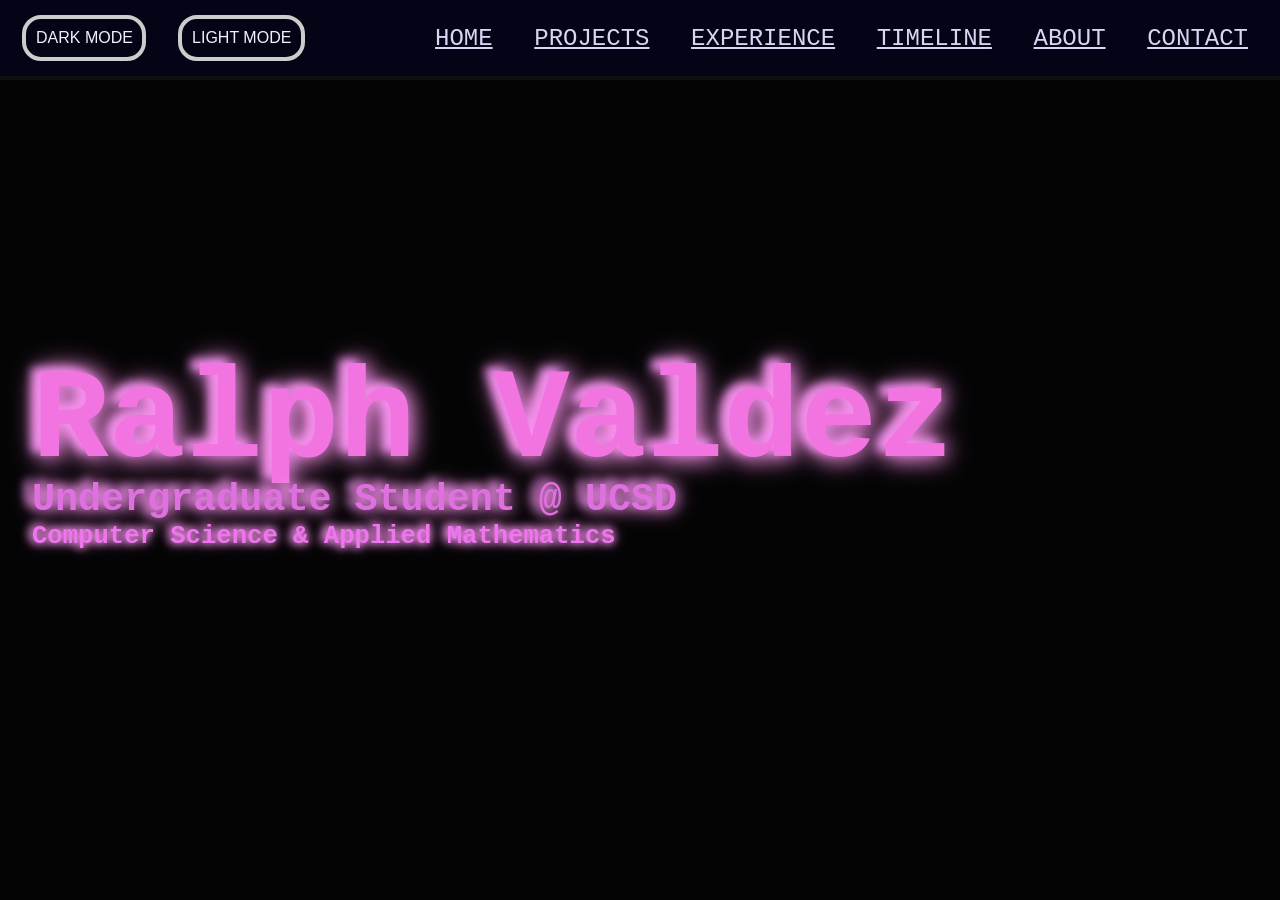
<file: index.html>
<!DOCTYPE html>
<html lang="en" data-theme="system">
<head>
    <meta charset="utf-8">
    <meta name="viewport" content="width=device-width, initial-scale=1.0">
    <meta name="description" content="">
    <link rel="icon" href="src/favicon.ico">
    <script>
        try {
            const theme = localStorage.getItem("theme");
            console.log(theme);
            if (theme) {
                document.documentElement.dataset.theme = theme;
            }
        } catch {
            console.log("Could not get from localStorage");
        }
    </script>
    <!-- <link id="debug-styles" rel="stylesheet" href="styles/debug.css"> -->
    <link rel="stylesheet" href="styles/tokens.css">
    <link rel="stylesheet" href="styles/global.css">
    <script src="js/debug.js" defer></script>
    <script src="js/index.js" defer></script>
    <title>Ralph Valdez</title>
</head>  
<body>
<nav>
    <section id="theme-picker">
        <button type="button" aria-pressed="">DARK MODE</button>
        <button type="button" aria-pressed="">LIGHT MODE</button>
    </section>
    <section id="links">
        <a href="index.html">HOME</a>
        <a href="projects.html">PROJECTS</a>
        <a href="experience.html">EXPERIENCE</a>
        <a href="timeline.html">TIMELINE</a>
        <a href="about.html">ABOUT</a>
        <a href="contact.html">CONTACT</a>
    </section>
</nav>
<main class="hero">
    <h1 class="hero">Ralph Valdez</h1>
    <h2 class="hero">Undergraduate Student @ UCSD</h2>
    <h3 class="hero">Computer Science & Applied Mathematics</h3>
</main>
<!-- <button id="debug-button" type="button">Disable Debug</button> -->
</body>  
</html>
</file>
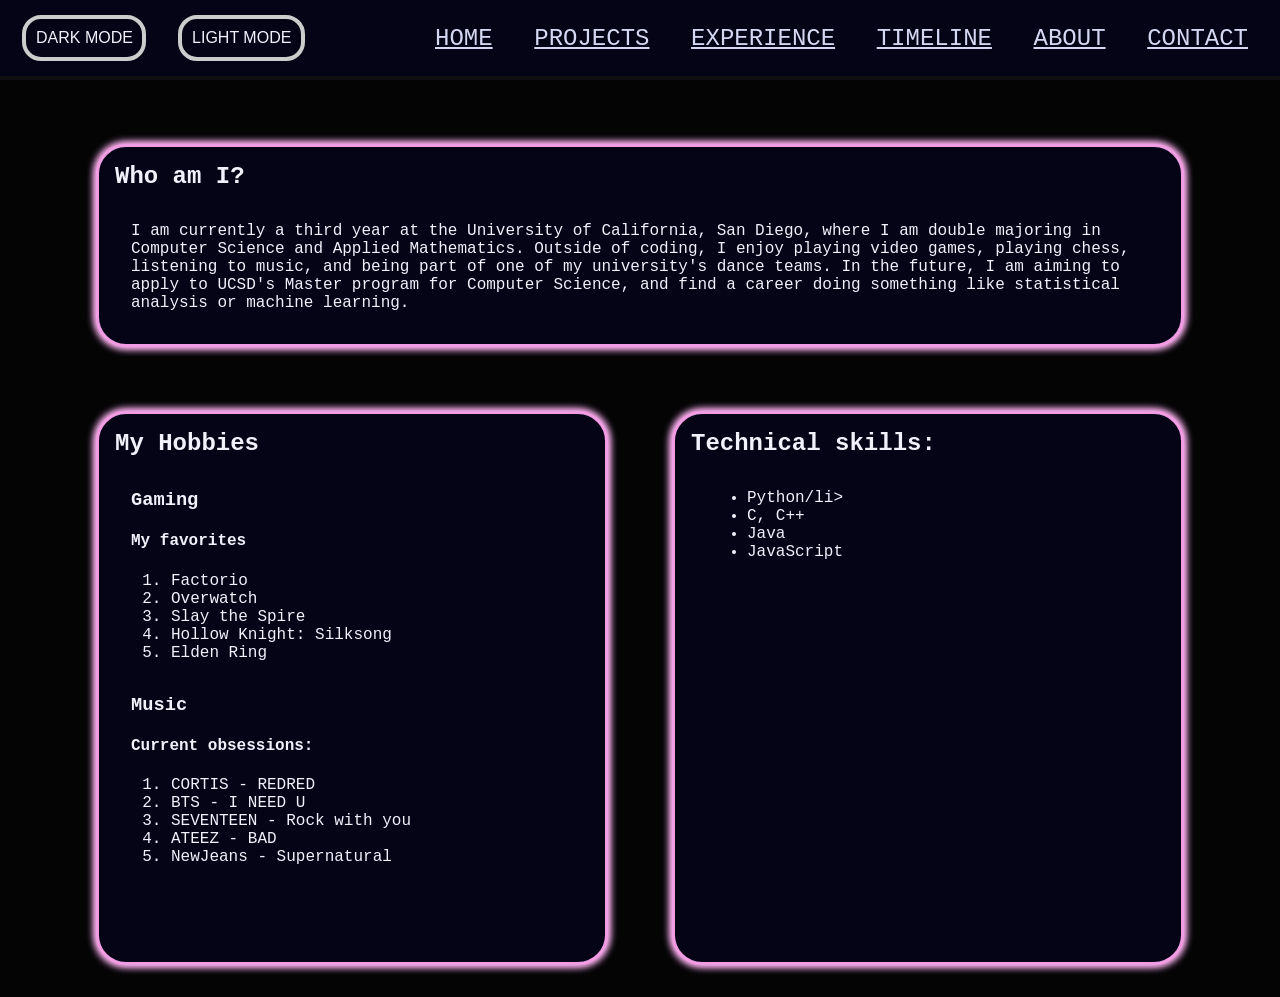
<file: about.html>
<!DOCTYPE html>
<html lang="en">
<head>
    <meta charset="utf-8">
    <meta name="viewport" content="width=device-width, initial-scale=1.0">
    <meta name="description" content="">
    <link rel="icon" href="src/favicon.ico">
    <script>
        try {
            const theme = localStorage.getItem("theme");
            console.log(theme);
            if (theme) {
                document.documentElement.dataset.theme = theme;
            }
        } catch {
            console.log("Could not get from localStorage");
        }
    </script>
    <!-- <link id="debug-styles" rel="stylesheet" href="styles/debug.css"> -->
    <link rel="stylesheet" href="styles/tokens.css">
    <link rel="stylesheet" href="styles/global.css">
    <link rel="stylesheet" href="styles/about.css"
    <script src="js/debug.js" defer></script>
    <script src="js/index.js" defer></script>
    <title>About Me!</title>
</head>  
<body>
<nav>
    <section id="theme-picker">
        <button type="button" aria-pressed="">DARK MODE</button>
        <button type="button" aria-pressed="">LIGHT MODE</button>
    </section>
    <section id="links">
        <a href="index.html">HOME</a>
        <a href="projects.html">PROJECTS</a>
        <a href="experience.html">EXPERIENCE</a>
        <a href="timeline.html">TIMELINE</a>
        <a href="about.html">ABOUT</a>
        <a href="contact.html">CONTACT</a>
    </section>
</nav>
<main>
    <section id="about">
        <h1>Who am I?</h1>
        <p>
            I am currently a third year at the University of California, San Diego, where I am double majoring in Computer Science and Applied Mathematics.
            Outside of coding, I enjoy playing video games, playing chess, listening to music, and being part of one of my university's dance teams. 
            In the future, I am aiming to apply to UCSD's Master program for Computer Science, and find a career doing something like statistical analysis or machine learning.
        </p>
    </section>
    <section id="hobbies">
        <h2>My Hobbies</h2>
        <section>
            <h3>Gaming</h3>
            <h4>My favorites</h4>
            <ol>
                <li>Factorio</li>
                <li>Overwatch</li>
                <li>Slay the Spire</li>
                <li>Hollow Knight: Silksong</li>
                <li>Elden Ring</li>
            </ol>
        </section>
        <section>
            <h3>Music</h3>
            <h4>Current obsessions:</h4>
            <ol>
                <li>CORTIS - REDRED</li>
                <li>BTS - I NEED U</li>
                <li>SEVENTEEN - Rock with you</li>
                <li>ATEEZ - BAD</li>
                <li>NewJeans - Supernatural</li>
            </ol>
        </section>
    </section>
    <section id="skills">
        <h2>Technical skills:</h2>
        <ul>
            <li>Python/li>
            <li>C, C++</li>
            <li>Java</li>
            <li>JavaScript</li>
        </ul>
    </section>
</main>
</body>  
</html>
</file>
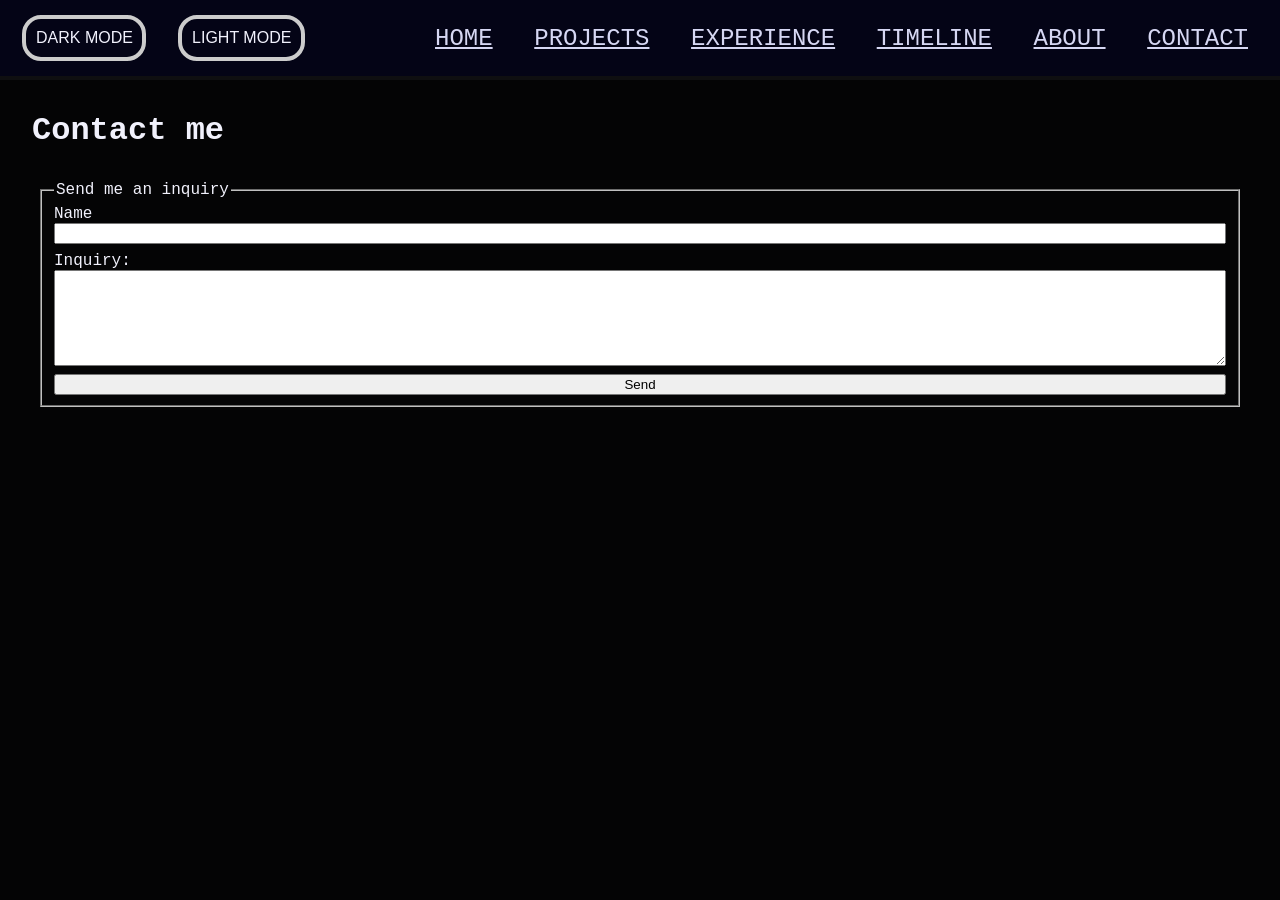
<file: contact.html>
<!DOCTYPE html>
<html lang="en">
<head>
    <meta charset="utf-8">
    <meta name="viewport" content="width=device-width, initial-scale=1.0">
    <meta name="description" content="">
    <link rel="icon" href="src/favicon.ico">
    <script>
        try {
            const theme = localStorage.getItem("theme");
            console.log(theme);
            if (theme) {
                document.documentElement.dataset.theme = theme;
            }
        } catch {
            console.log("Could not get from localStorage");
        }
    </script>
    <!-- <link id="debug-styles" rel="stylesheet" href="styles/debug.css"> -->
    <link rel="stylesheet" href="styles/tokens.css">
    <link rel="stylesheet" href="styles/global.css">
    <script src="js/debug.js" defer></script>
    <script src="js/index.js" defer></script>
    <title>Contact Me</title>
</head>  
<body>
<nav>
    <section id="theme-picker">
        <button type="button" aria-pressed="">DARK MODE</button>
        <button type="button" aria-pressed="">LIGHT MODE</button>
    </section>
    <section id="links">
        <a href="index.html">HOME</a>
        <a href="projects.html">PROJECTS</a>
        <a href="experience.html">EXPERIENCE</a>
        <a href="timeline.html">TIMELINE</a>
        <a href="about.html">ABOUT</a>
        <a href="contact.html">CONTACT</a>
    </section>
</nav>
<main>
    <h1>Contact me</h1>
    <form>
        <fieldset>
            <legend>Send me an inquiry</legend>
            <label for="name">Name</label><input type="text" id="name" name="name" required> 
            <label for="inquiry">Inquiry: </label><textarea id="inquiry" name="inquiry" rows="6" cols="60" required></textarea>
            <button type="submit">Send</button>
        </fieldset>
    </form>
</main>
</body>  
</html>
</file>
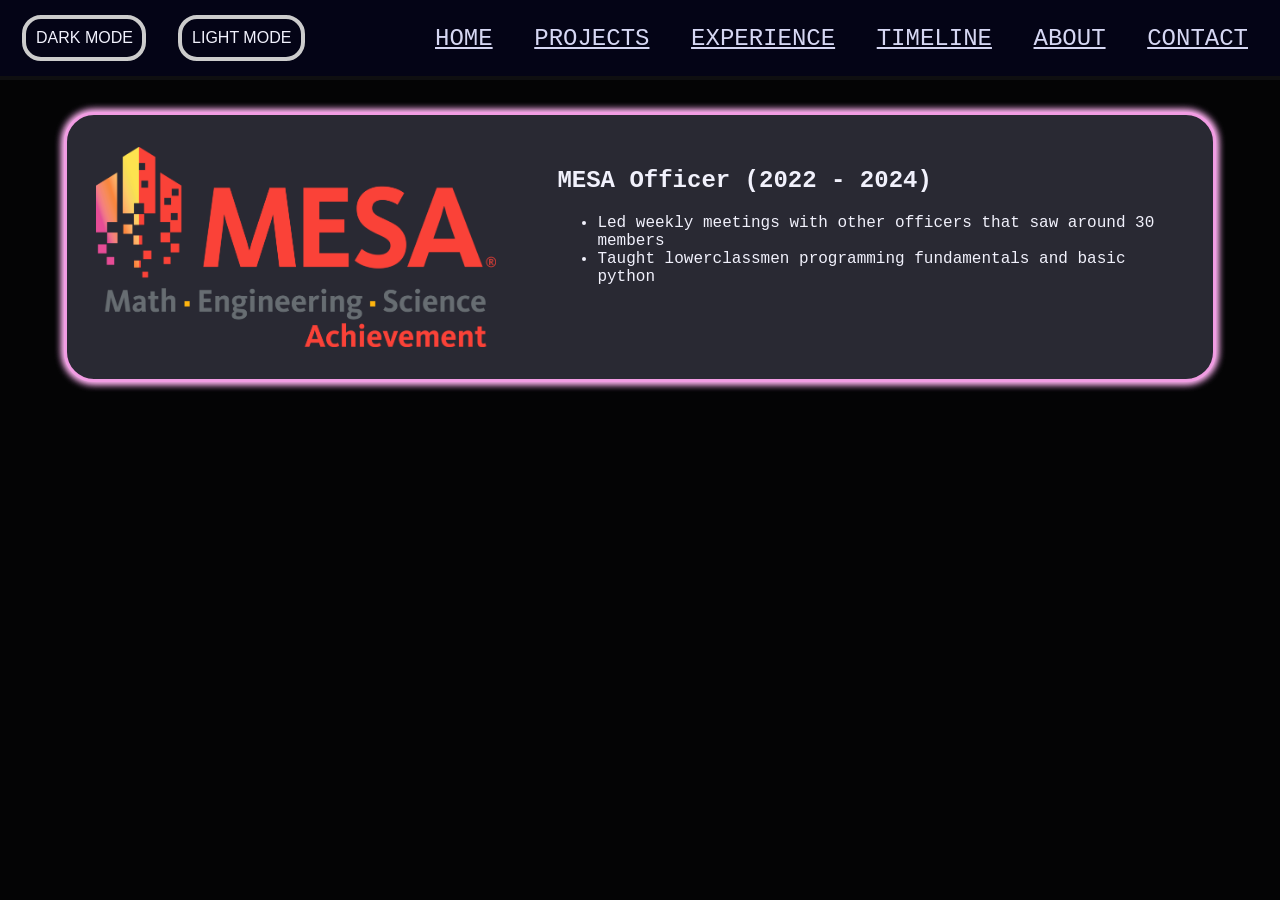
<file: experience.html>
<!DOCTYPE html>
<html lang="en">
<head>
    <meta charset="utf-8">
    <meta name="viewport" content="width=device-width, initial-scale=1.0">
    <meta name="description" content="">
    <link rel="icon" href="src/favicon.ico">
    <script>
        try {
            const theme = localStorage.getItem("theme");
            console.log(theme);
            if (theme) {
                document.documentElement.dataset.theme = theme;
            }
        } catch {
            console.log("Could not get from localStorage");
        }
    </script>
    <!-- <link id="debug-styles" rel="stylesheet" href="styles/debug.css"> -->
    <link rel="stylesheet" href="styles/tokens.css">
    <link rel="stylesheet" href="styles/global.css">
    <link rel="stylesheet" href="styles/grid.css">
    <script src="js/debug.js" defer></script>
    <script src="js/index.js" defer></script>
    <title>My Experience</title>
</head>  
<body>
<nav>
    <section id="theme-picker">
        <button type="button" aria-pressed="">DARK MODE</button>
        <button type="button" aria-pressed="">LIGHT MODE</button>
    </section>
    <section id="links">
        <a href="index.html">HOME</a>
        <a href="projects.html">PROJECTS</a>
        <a href="experience.html">EXPERIENCE</a>
        <a href="timeline.html">TIMELINE</a>
        <a href="about.html">ABOUT</a>
        <a href="contact.html">CONTACT</a>
    </section>
</nav>
<main>
    <section>
        <img loading="lazy" width="400" height="200" src="src/mesa.jpg" alt="The logo for the MESA program">
        <div class="card">
            <h1>MESA Officer (2022 - 2024)</h1>
            <ul>
                <li>Led weekly meetings with other officers that saw around 30 members</li>
                <li>Taught lowerclassmen programming fundamentals and basic python</li>
            </ul>
        </div>
    </section>
</main>
</body>  
</html>
</file>
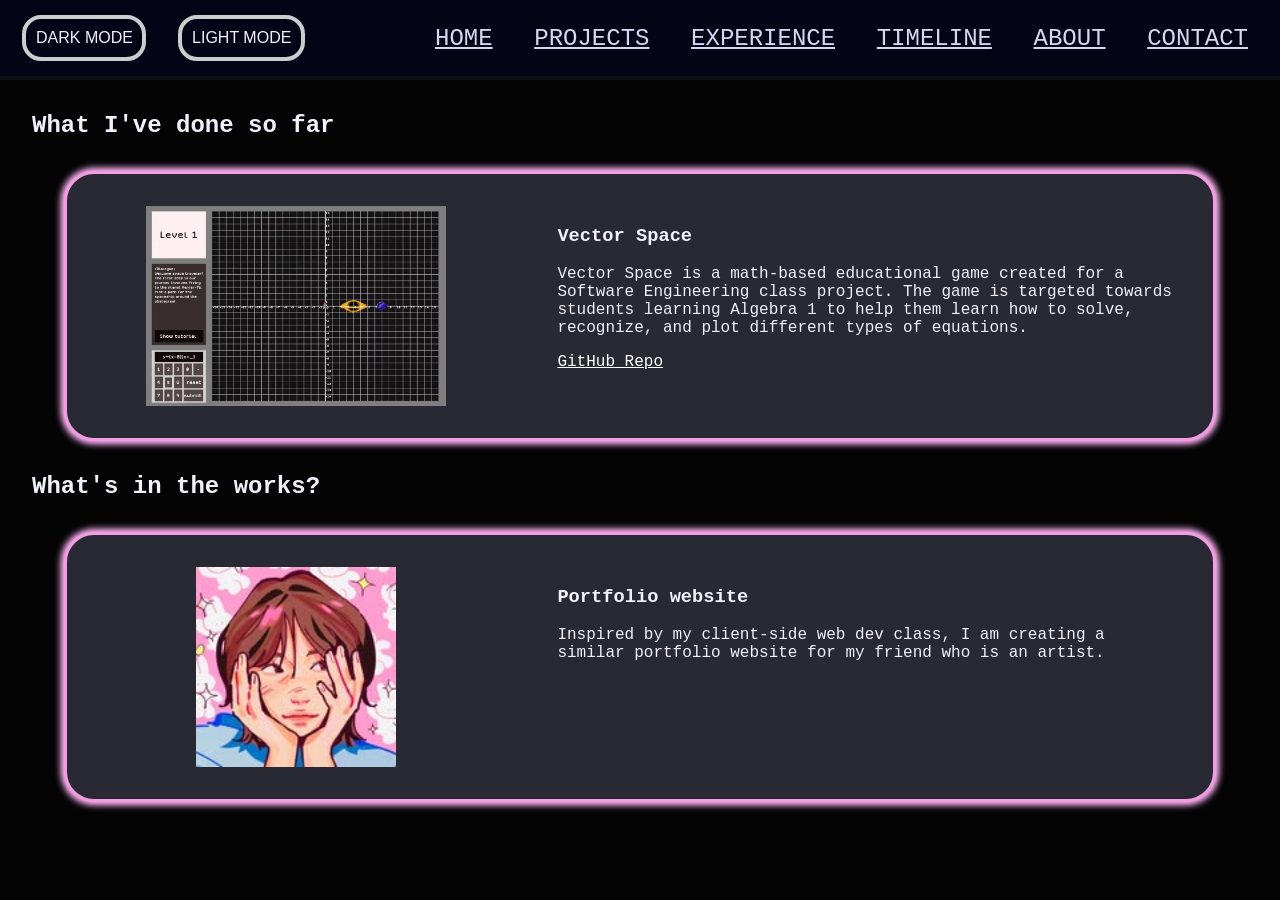
<file: projects.html>
<!DOCTYPE html>
<html lang="en">
<head>
    <meta charset="utf-8">
    <meta name="viewport" content="width=device-width, initial-scale=1.0">
    <meta name="description" content="">
    <link rel="icon" href="src/favicon.ico">
    <script>
        try {
            const theme = localStorage.getItem("theme");
            console.log(theme);
            if (theme) {
                document.documentElement.dataset.theme = theme;
            }
        } catch {
            console.log("Could not get from localStorage");
        }
    </script>
    <!-- <link id="debug-styles" rel="stylesheet" href="styles/debug.css"> -->
    <link rel="stylesheet" href="styles/tokens.css">
    <link rel="stylesheet" href="styles/global.css">
    <link rel="stylesheet" href="styles/grid.css">
    <script src="js/debug.js" defer></script>
    <script src="js/index.js" defer></script>
    <title>My Projects</title>
</head>  
<body>
<nav>
    <section id="theme-picker">
        <button type="button" aria-pressed="">DARK MODE</button>
        <button type="button" aria-pressed="">LIGHT MODE</button>
    </section>
    <section id="links">
        <a href="index.html">HOME</a>
        <a href="projects.html">PROJECTS</a>
        <a href="experience.html">EXPERIENCE</a>
        <a href="timeline.html">TIMELINE</a>
        <a href="about.html">ABOUT</a>
        <a href="contact.html">CONTACT</a>
    </section>
</nav>
<main>
    <h2>What I've done so far</h2>
    <section>
        <img loading="lazy" src="src/game.png" width="300" height="200" alt="A screenshot of a coordinate plane-based math game">
        <div class="card">
            <h3>Vector Space</h3>
            <p><span class="game">Vector Space</span> is a math-based educational game created for a Software Engineering class project. The game is targeted towards students learning Algebra 1 to help them learn how to solve, recognize, and plot different types of equations.</p>
            <a href="https://github.com/CSE110-Coblenz/cse-110-project-team-26">GitHub Repo</a>
        </div>
    </section>
    <h2>What's in the works?</h2>
    <section>   
        <img loading="lazy" src="src/aeijee.jpg" width="200" height="200" alt="An artist's Instagram profile picture, which is a self portrait">
        <div class="card">
            <h3>Portfolio website</h3>
            <p>Inspired by my client-side web dev class, I am creating a similar portfolio website for my friend who is an artist.</p>
        </div>
    </section>
</main>
</body>
  
</html>
</file>
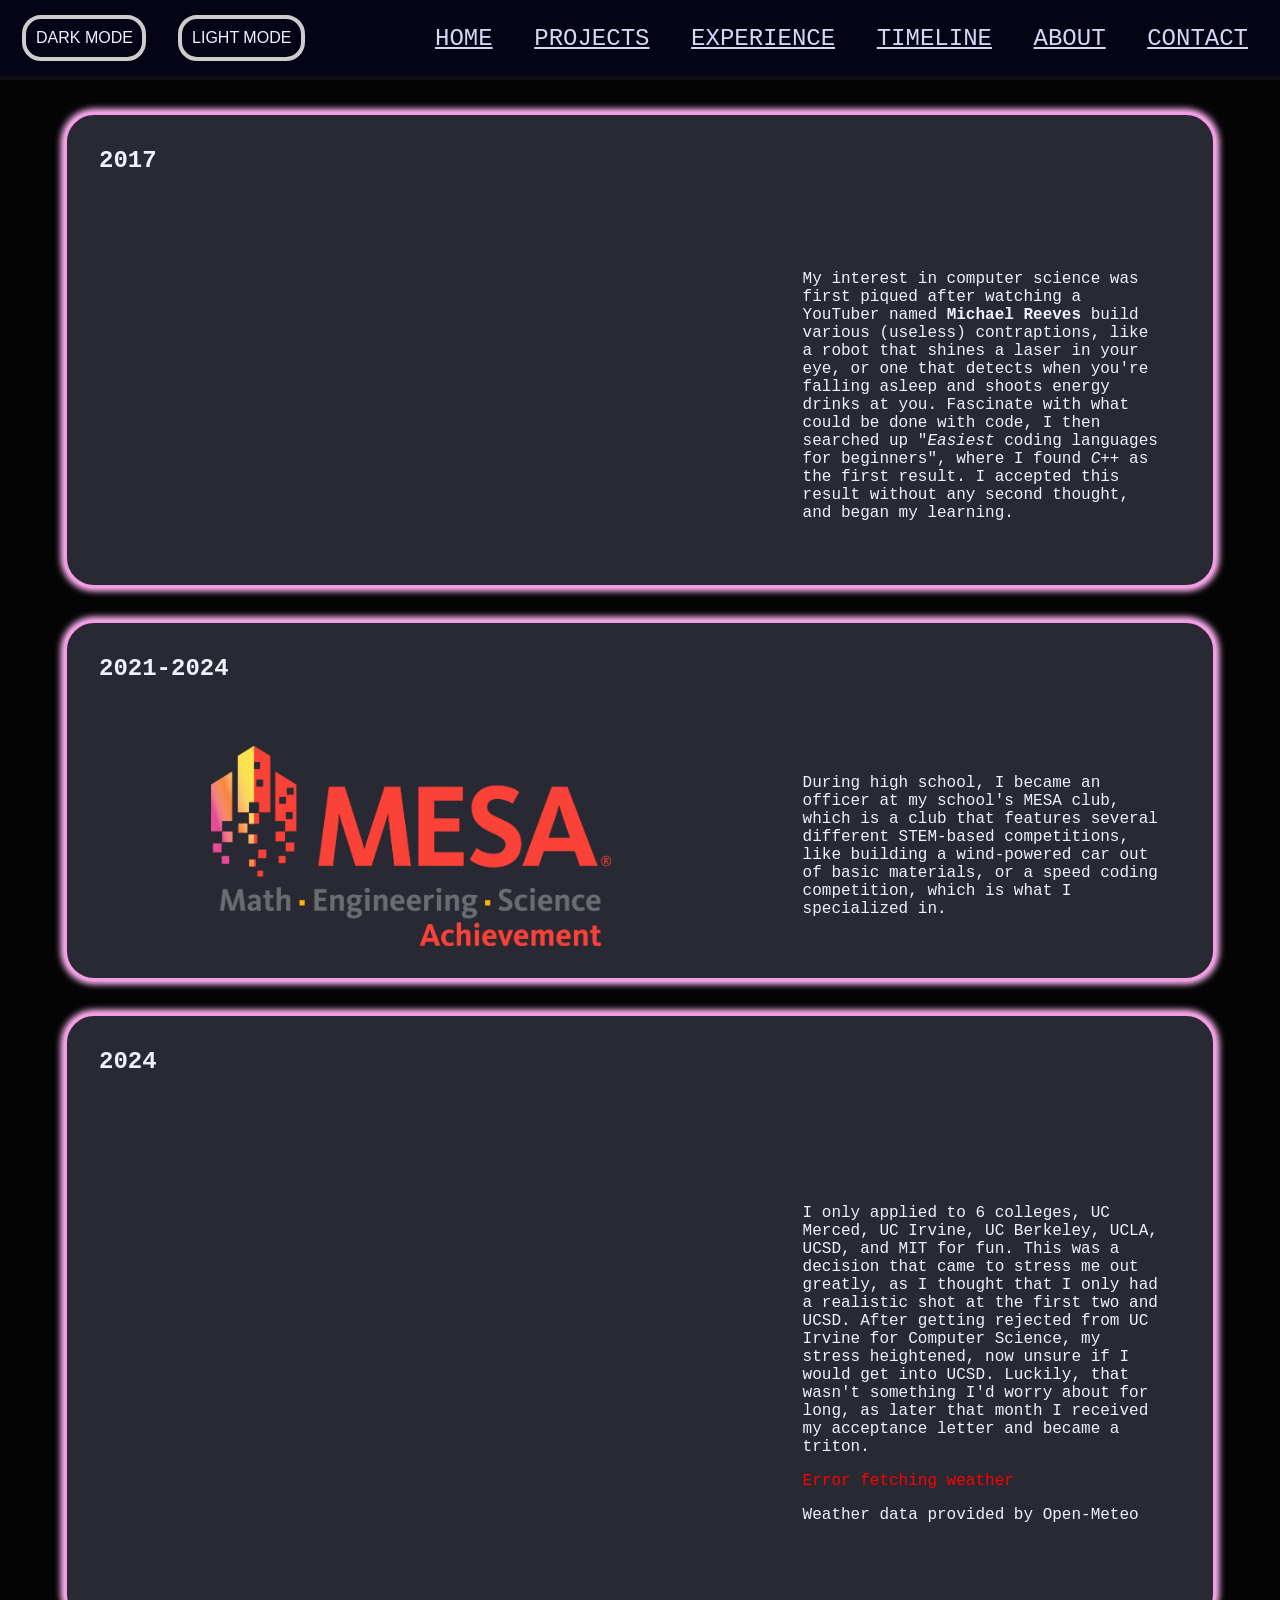
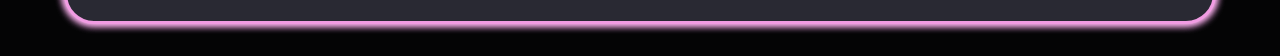
<file: timeline.html>
<!DOCTYPE html>
<html lang="en">
<head>
    <meta charset="utf-8">
    <meta name="viewport" content="width=device-width, initial-scale=1.0">
    <meta name="description" content="">
    <link rel="icon" href="src/favicon.ico">
    <script>
        try {
            const theme = localStorage.getItem("theme");
            console.log(theme);
            if (theme) {
                document.documentElement.dataset.theme = theme;
            }
        } catch {
            console.log("Could not get from localStorage");
        }
    </script>
    <!-- <link id="debug-styles" rel="stylesheet" href="styles/debug.css"> -->
    <link rel="stylesheet" href="styles/tokens.css">
    <link rel="stylesheet" href="styles/global.css">
    <link rel="stylesheet" href="styles/timeline.css">
    <script src="js/debug.js" defer></script>
    <script src="js/index.js" defer></script>
    <title>My Timeline</title>
</head>  
<body>
<nav>
    <section id="theme-picker">
        <button type="button" aria-pressed="">DARK MODE</button>
        <button type="button" aria-pressed="">LIGHT MODE</button>
    </section>
    <section id="links">
        <a href="index.html">HOME</a>
        <a href="projects.html">PROJECTS</a>
        <a href="experience.html">EXPERIENCE</a>
        <a href="timeline.html">TIMELINE</a>
        <a href="about.html">ABOUT</a>
        <a href="contact.html">CONTACT</a>
    </section>
</nav>
<main>
    <section>
        <h2 class="exclude">2017</h2>
        <iframe width="560" height="315" src="https://www.youtube.com/embed/Q8zC3-ZQFJI?si=N5xI2tE4oMTTJD67" title="YouTube video player" frameborder="0" allow="accelerometer; autoplay; clipboard-write; encrypted-media; gyroscope; picture-in-picture; web-share" referrerpolicy="strict-origin-when-cross-origin" allowfullscreen></iframe>
        <p class="exclude">
            My interest in computer science was first piqued after watching a YouTuber named <b>Michael Reeves</b> build various (useless) contraptions, like a robot that shines a laser in your eye, or one that detects when you're falling asleep and shoots energy drinks at you.
            Fascinate with what could be done with code, I then searched up "<i>Easiest</i> coding languages for beginners", where I found <em>C++</em> as the first result.
            I accepted this result without any second thought, and began my learning.
        </p>
    </section>
    <section>
        <h2 class="exclude">2021-2024</h2>
        <img loading="lazy" width="400" height="200" src="src/mesa.jpg" alt="The logo for the MESA program">
        <p class="exclude">
            During high school, I became an officer at my school's MESA club, which is a club that features several different STEM-based competitions, like building a wind-powered car out of basic materials, or a speed coding competition, which is what I specialized in.
        </p>
    </section>
    <section>
        <h2 class="exclude">2024</h2>
        <iframe src="https://www.google.com/maps/embed?pb=!1m18!1m12!1m3!1d3350.642843128845!2d-117.2369354234616!3d32.88116797362033!2m3!1f0!2f0!3f0!3m2!1i1024!2i768!4f13.1!3m3!1m2!1s0x80dc06c4414caf4f%3A0xefb6aafc89913ea7!2sUniversity%20of%20California%20San%20Diego!5e0!3m2!1sen!2sus!4v1783981430731!5m2!1sen!2sus" width="600" height="450" style="border:0;" allowfullscreen="" loading="lazy" referrerpolicy="strict-origin-when-cross-origin"></iframe>
        <div class="card">
            <p>
                I only applied to 6 colleges, UC Merced, UC Irvine, UC Berkeley, UCLA, UCSD, and MIT for fun. This was a decision that came to stress me out greatly, as I thought that I only had a realistic shot at the first two and UCSD.
                After getting rejected from UC Irvine for Computer Science, my stress heightened, now unsure if I would get into UCSD. Luckily, that wasn't something I'd worry about for long, as later that month I received my acceptance letter and became a triton.
            </p>
            <weather-widget data-latitude="32.7157" data-longitude="-117.1611" data-state="">
                Please enable JavaScript to view the weather
            </weather-widget>
            <p>Weather data provided by Open-Meteo</p>
        </div>
    </section>
</main>
</body>  
</html>
</file>
<file: styles/debug.css>
nav {
    background-color: pink !important;
}
</file>
<file: styles/tokens.css>
:root {
    color-scheme: light dark;
}

@media (prefers-color-scheme: dark) {
:root {
    --text-color1: #131431;
    --text-color2: #2a2a31;
    --panel-color1: #efeefa;
    --panel-color2: #ffffff;
    --border-color1: #646060;
    --border-color2: #83abe7;
    --border-color3: #ababaf;
    --background-color1: #f5f5ff;
    --background-color2: #b2b2d4;
    --glow-color1: #97bcf3;

    --hero-textcolor1: #33d2d8;
    --hero-textcolor2: #15b9be;
    --hero-textcolor3: #2fc2c7;
    --hero-glowcolor1: #8ff6fa;
    --hero-glowcolor2: #6deeb2;
    --hero-glowcolor3: #b4d5fa;

    --panel-box-shadow:
        0 0 10px var(--glow-color1),
        0 0 7px var(--glow-color1),
        0 0 10px var(--glow-color1);
    --panel-border: 3px var(--border-color2) solid;
    --panel-border-radius: 30px;
    --a-color: black;
}
}

@media (prefers-color-scheme: light) {
:root {
    --text-color1: #d6d7f3;
    --text-color2: #f1f1fc;
    --panel-color1: #040416;
    --border-color1: #cccccc;
    --border-color2: #f19ce3;
    --border-color3: #0f0f11;
    --background-color1: #040405;
    --background-color2: #292933;
    --glow-color1: #ffb2f2;

    --hero-textcolor1: #f174e1;
    --hero-textcolor2: #df70df;
    --hero-textcolor3: #ee75ee;
    --hero-glowcolor1: #fa8ff5;
    --hero-glowcolor2: #f38ed5;
    --hero-glowcolor3: #e78ce7;

    --panel-box-shadow:
        0 0 10px var(--glow-color1),
        0 0 7px var(--glow-color1),
        0 0 10px var(--glow-color1);
    --panel-border: 3px var(--border-color2) solid;
    --panel-border-radius: 30px;

    --a-color: white;
}
}

:root[data-theme="dark"] {
    --text-color1: #d6d7f3;
    --text-color2: #f1f1fc;
    --panel-color1: #040416;
    --border-color1: #cccccc;
    --border-color2: #f19ce3;
    --border-color3: #0f0f11;
    --background-color1: #040405;
    --background-color2: #292933;
    --glow-color1: #ffb2f2;

    --hero-textcolor1: #f174e1;
    --hero-textcolor2: #df70df;
    --hero-textcolor3: #ee75ee;
    --hero-glowcolor1: #fa8ff5;
    --hero-glowcolor2: #f38ed5;
    --hero-glowcolor3: #e78ce7;

    --panel-box-shadow:
        0 0 10px var(--glow-color1),
        0 0 7px var(--glow-color1),
        0 0 10px var(--glow-color1);
    --panel-border: 3px var(--border-color2) solid;
    --panel-border-radius: 30px;

    --a-color: white;
}

:root[data-theme="light"] {
    --text-color1: #131431;
    --text-color2: #2a2a31;
    --panel-color1: #efeefa;
    --panel-color2: #ffffff;
    --border-color1: #646060;
    --border-color2: #83abe7;
    --border-color3: #ababaf;
    --background-color1: #f5f5ff;
    --background-color2: #b2b2d4;
    --glow-color1: #97bcf3;

    --hero-textcolor1: #33d2d8;
    --hero-textcolor2: #15b9be;
    --hero-textcolor3: #2fc2c7;
    --hero-glowcolor1: #8ff6fa;
    --hero-glowcolor2: #6deeb2;
    --hero-glowcolor3: #b4d5fa;

    --panel-box-shadow:
        0 0 10px var(--glow-color1),
        0 0 7px var(--glow-color1),
        0 0 10px var(--glow-color1);
    --panel-border: 3px var(--border-color2) solid;
    --panel-border-radius: 30px;
    --a-color: black;
}
</file>
<file: styles/global.css>
* {
    box-sizing: border-box;
}

body {
    margin: 0;
    padding: 0;
    min-height: 100svh;
    
    p, h1, h2, h3, h4, h5, h6, legend, label, li {
        color: var(--text-color2);
    }

    display: grid;
    grid-template-areas: 
        "nav"
        "main";
    grid-template-rows: auto 1fr;
    background-color: var(--background-color1);
    font-family: 'Courier New', 'Trebuchet MS', 'Lucida Sans Unicode', 'Lucida Grande', 'Lucida Sans', Arial, sans-serif;
}

main > * {
    margin: 2rem;
}


main a {
    color: var(--a-color);
}

nav {
    grid-area: nav;
    position: sticky;
    top: 0;
    width: 100%;
    height: 5rem;
    display: flex;
    flex-direction: row;
    align-items: center;
    background-color: var(--panel-color1);
    border-block-end-color: var(--border-color3);
    border-block-end-width: 4px;
    border-block-end-style: solid;

    #links {
        margin-left: auto;
    }

    > #links > a {
        font-size: 1.5rem;
        margin-right: 2rem;
        color: var(--text-color1);
    }
}

#theme-picker > button {
    margin-left: 1.4rem;
    font-size: 1rem;
    padding: 0.6rem;
    border-radius: 19px;
    border: 4px var(--border-color1) solid;
    background-color: var(--panel-color2);
    color: var(--text-color2);
}

#theme-picker {
    display: none;
}

#theme-picker.enabled {
    display: block;
}

main {
    grid-area: main;
    min-height: 100%;
}

#debug-button {
    position: absolute;
    left: 0;
    bottom: 0;
}

.hero {
    &:is(main) {
        width: 100%;
        place-items: center;
        align-content: center;
    }

    &:is(h1) {
        margin-top: -3rem;
        font-size: max(10vw, 3rem);
        color: var(--hero-textcolor1);
        text-shadow: 
            0 0 20px var(--hero-glowcolor1), 
            0 0 30px var(--hero-glowcolor2), 
            -9px -4px 10px var(--hero-glowcolor3);
    }

    &:is(h2) {
        margin-top: -3rem;
        font-size: max(3vw, 1.5rem);
        color: var(--hero-textcolor2);
        text-shadow: 
            0 0 14px var(--hero-glowcolor1), 
            0 0 22px var(--hero-glowcolor2), 
            -9px -4px 10px var(--hero-glowcolor3);
    }

    &:is(h3) {
        margin-top: -2rem;
        font-size: max(2vw, 1rem);
        color: var(--hero-textcolor3);
        text-shadow: 
            0 0 9px var(--hero-glowcolor1), 
            0 0 14px var(--hero-glowcolor2), 
            -4px -1px 10px var(--hero-glowcolor3);
    }
}

fieldset {
    margin: 0.5rem;
    display: flex;
    flex-direction: column;

    input, textarea {
        margin-bottom: 0.5rem;
    }
}

@media (max-width: 750px) {

body {
    grid-template-rows: auto 1fr;
}

nav {
    display: block;
    height: auto;

    #theme-picker {
        height: auto;
        display: flex !important;
        flex-direction: column;
        align-items: center;

        button {
            margin-left: 0;
            margin-bottom: 0.2rem;
        }
    }

    #links {
        height: auto;
        display: flex;
        flex-direction: column;
        align-items: center;
        a {
            margin-bottom: 0.2rem;
            margin-right: 0;
        }
    }
}
}

[data-state="success"] {
    font-weight: bolder;
}

[data-state="idle"],
[data-state="loading"] {
    font-weight: normal;
    text-decoration-line: underline;
}

[data-state="error"] > p {
    color: red !important;
}
</file>
<file: styles/about.css>
main {
    display: grid;
    grid-template-areas:
        "about about"
        "hobbies skills";
    grid-template-columns: 1fr 1fr;
    grid-template-rows: auto 1fr;
    margin: 2rem 4rem;
}

#about {
    grid-area: about;
    background-color: var(--panel-color1);
    box-shadow: var(--panel-box-shadow);
    border: var(--panel-border);
    border-radius: var(--panel-border-radius);

    h1 {
        margin: 1rem;
    }

    p {
        margin: 2rem;
    }
}

#hobbies {
    grid-area: hobbies;
    background-color: var(--panel-color1);
    box-shadow: var(--panel-box-shadow);
    border: var(--panel-border);
    border-radius: var(--panel-border-radius);
}

#skills {
    grid-area: skills;
    background-color: var(--panel-color1);
    box-shadow: var(--panel-box-shadow);
    border: var(--panel-border);
    border-radius: var(--panel-border-radius);
}

#hobbies, #skills {
    h2 {
        margin: 1rem;
    }

    > *:not(h2) {
        margin: 2rem;
    }
}

@media (max-width: 750px) {
    main {
        grid-template-areas:
            "about"
            "hobbies"
            "skills";
        grid-template-columns: 1fr;
        grid-template-rows: auto;
        margin: 1rem;
    }
}
</file>
<file: styles/grid.css>
main > section {
    display: grid;
    grid-template-areas:
        "media card";
    grid-template-columns: 40% 60%;
    margin: 0 4rem 2rem 4rem;
    border: 3px var(--border-color2) solid;
    border-radius: 30px;
    background-color: var(--background-color2);

    .card {
        grid-area: card;
        margin: 2rem;
    }

    > *:not(.card) {
        grid-area: media;
        place-self: center;
        max-width: 90%;
        margin: 2rem;
    }


    > p {
        grid-area: text;
        align-self: center;
        margin: 3rem;
    }

    box-shadow: var(--panel-box-shadow);
}

main > section:first-child {
    margin-top: 2rem;
}

@media (max-width: 750px) {
    main > section {
        grid-template-areas:
            "media"
            "card";
        grid-template-columns: 1fr;
        grid-template-rows: auto auto;

        margin: 0 1rem 2rem 1rem;
    }

    main > section .card {
        grid-area: card;
        margin: 1.5rem;
    }

    main > section > *:not(.card) {
        grid-area: media;
        max-width: 90%;
        margin: 1.5rem auto;
        justify-self: center;
    }
}
</file>
<file: styles/timeline.css>
main > section {
    display: grid;
    grid-template-areas:
        "h h" 
        "media text";
    grid-template-columns: 60% 40%;
    grid-template-rows: auto 1fr;
    margin: 0 4rem 2rem 4rem;
    border: var(--panel-border);
    border-radius: var(--panel-border-radius);
    background-color: var(--background-color2);

    > h1, h2, h3, h4, h5, h6 {
        grid-area: h;
        margin: 2rem;
    }

    > *:not(p, h1, h2, h3, h4, h5, h6) {
        grid-area: media;
        place-self: center;
        max-width: 90%;
        margin: 2rem;
    }


    > p, > .card {
        grid-area: text;
        align-self: center;
        margin: 3rem;
    }

    box-shadow: var(--panel-box-shadow);
}

main > section:first-child {
    margin-top: 2rem;

    > h1, h2, h3, h4, h5, h6 {
        margin: 2rem;
    }
}

@media (max-width: 750px) {
    main > section {
        display: grid;
        grid-template-areas:
            "h"
            "media"
            "text";
        grid-template-rows: auto auto 1fr;
        grid-template-columns: 1fr;
        gap: 1rem;
    }

    main > section > :is(h1, h2, h3, h4, h5, h6) {
        grid-area: h;
        margin: 2rem;
    }

    main > section > :is(img, video, iframe, figure) {
        grid-area: media;
        justify-self: center;
        max-width: 90%;
        height: auto;
    }

    main > section > p {
        grid-area: text;
        margin: 2rem;
    }
}
</file>
